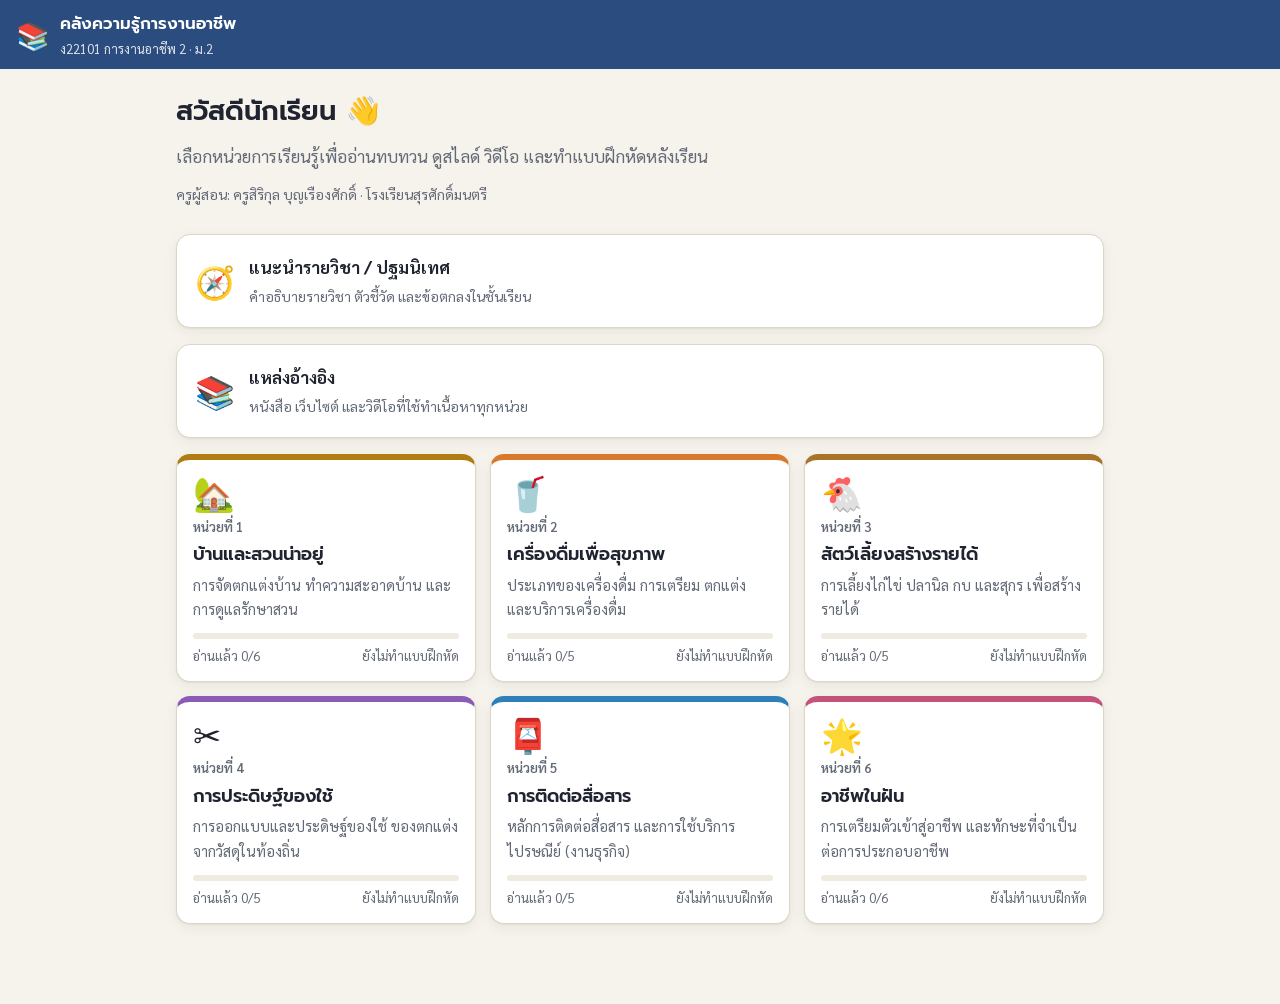
<file: index.html>
<!DOCTYPE html>
<html lang="th">
<head>
  <meta charset="utf-8">
  <meta name="viewport" content="width=device-width, initial-scale=1, viewport-fit=cover">
  <meta name="theme-color" content="#2b4c7e">
  <title>คลังความรู้การงานอาชีพ</title>
  <link rel="preconnect" href="https://fonts.googleapis.com">
  <link rel="preconnect" href="https://fonts.gstatic.com" crossorigin>
  <!-- non-blocking: offline devices fall back to system Thai fonts instead of waiting -->
  <link href="https://fonts.googleapis.com/css2?family=Sarabun:wght@400;600;700&family=Prompt:wght@500;600&display=swap" rel="stylesheet" media="print" onload="this.media='all'">
  <!-- always load the newest app.css / content.js / app.js after an upload (no stale browser cache) -->
  <script>window.__V = /^https?:/.test(location.protocol) ? '?v=' + Date.now() : '';
    document.write('<link rel="stylesheet" href="app.css' + window.__V + '">');</script>
  <noscript><link rel="stylesheet" href="app.css"></noscript>
</head>
<body>
  <header class="topbar">
    <button class="icon-btn" id="backBtn" aria-label="ย้อนกลับ" hidden>&#8249;</button>
    <a href="#/" class="brand" id="brand">
      <span class="brand-logo" id="brandLogo" aria-hidden="true">📚</span>
      <span class="brand-text">
        <strong id="brandName">คลังความรู้การงานอาชีพ</strong>
        <small id="brandSub"></small>
      </span>
    </a>
  </header>
  <div id="draftBanner" class="draft-banner" hidden>
    กำลังแสดง <b>ฉบับร่างของครู</b> (เห็นเฉพาะเครื่องนี้) · <a href="#/teacher">ไปหน้าครู</a>
  </div>
  <main id="app" tabindex="-1"></main>
  <div id="modal" class="modal" hidden></div>
  <div id="toast" class="toast" hidden></div>

  <script>document.write('<script src="content.js' + window.__V + '"><\/script><script src="app.js' + window.__V + '"><\/script>');</script>
</body>
</html>
</file>
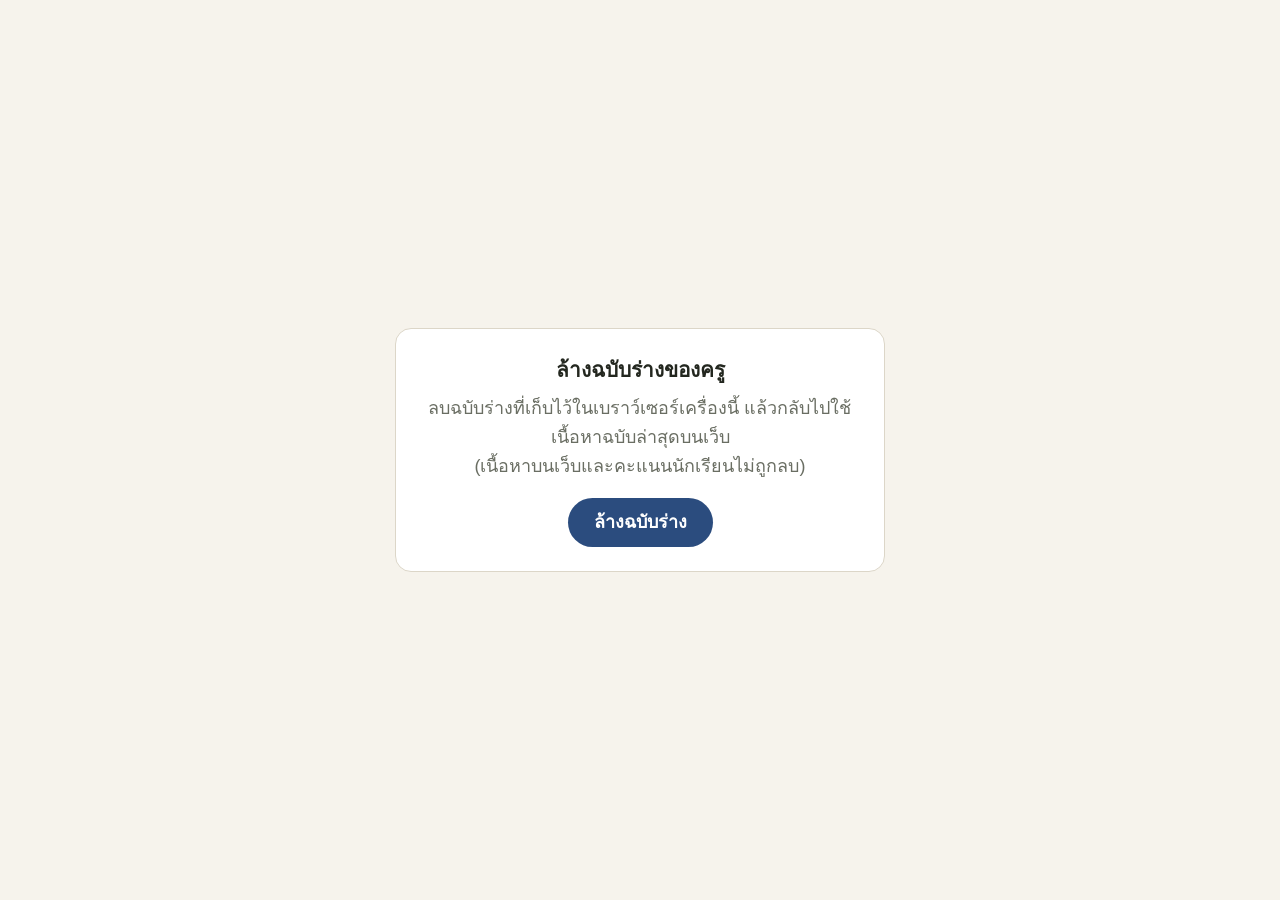
<file: reset.html>
<!DOCTYPE html>
<html lang="th">
<head>
  <meta charset="utf-8">
  <meta name="viewport" content="width=device-width, initial-scale=1">
  <title>ล้างฉบับร่างของครู</title>
  <style>
    :root { --bg: #f6f3ec; --card: #fff; --text: #23271f; --muted: #6a6e63; --primary: #2b4c7e; --line: #dcd6c8; }
    @media (prefers-color-scheme: dark) { :root { --bg: #16181d; --card: #1f2229; --text: #ecebe4; --muted: #a3a69a; --primary: #8fb3e8; --line: #363b45; --ink: #0f1c30; } }
    body { margin: 0; min-height: 100vh; display: grid; place-items: center; padding: 16px; box-sizing: border-box;
      background: var(--bg); color: var(--text); font: 18px/1.6 "Sarabun", "Leelawadee UI", Tahoma, sans-serif; }
    .card { background: var(--card); border: 1px solid var(--line); border-radius: 16px; padding: 24px; max-width: 440px; width: 100%; text-align: center; }
    h1 { font-size: 1.3rem; margin: 0 0 8px; }
    p { color: var(--muted); margin: 0 0 18px; }
    button, a.btn { display: inline-block; min-height: 48px; padding: 10px 26px; border-radius: 999px; border: 0; background: var(--primary);
      color: var(--ink, #fff); font: inherit; font-weight: 700; cursor: pointer; text-decoration: none; }
    .done { font-size: 2.4rem; }
  </style>
</head>
<body>
  <div class="card" id="box">
    <h1>ล้างฉบับร่างของครู</h1>
    <p>ลบฉบับร่างที่เก็บไว้ในเบราว์เซอร์เครื่องนี้ แล้วกลับไปใช้เนื้อหาฉบับล่าสุดบนเว็บ<br>(เนื้อหาบนเว็บและคะแนนนักเรียนไม่ถูกลบ)</p>
    <button id="go">ล้างฉบับร่าง</button>
  </div>
  <script>
    document.getElementById('go').onclick = function () {
      try { localStorage.removeItem('kk.draft'); } catch (e) {}
      document.getElementById('box').innerHTML =
        '<div class="done">✅</div><h1>ล้างฉบับร่างแล้ว</h1><p>กดปุ่มด้านล่างเพื่อกลับไปที่แอป</p>' +
        '<a class="btn" href="./?v=' + Date.now() + '">กลับไปที่แอป</a>';
    };
  </script>
</body>
</html>
</file>
<file: app.css>
:root {
  --bg: #f6f3ec;
  --surface: #ffffff;
  --surface-2: #efebe1;
  --text: #1f2430;
  --muted: #636a77;
  --line: #dcd6c8;
  --primary: #2b4c7e;
  --primary-ink: #ffffff;
  --primary-soft: #e2e9f4;
  --good: #2563b0;
  --good-soft: #e3edf9;
  --bad: #b3412e;
  --bad-soft: #fbe7e2;
  --warn-soft: #fff3cf;
  --shadow: 0 1px 2px rgba(40, 35, 20, .06), 0 4px 14px rgba(40, 35, 20, .06);
  --radius: 14px;
  --font: "Sarabun", "Leelawadee UI", "Tahoma", system-ui, sans-serif;
  --font-head: "Prompt", "Sarabun", "Leelawadee UI", system-ui, sans-serif;
  color-scheme: light;
}
@media (prefers-color-scheme: dark) {
  :root:not([data-theme="light"]) {
    --bg: #16181d;
    --surface: #1f2229;
    --surface-2: #282c34;
    --text: #e9ebf0;
    --muted: #a1a7b3;
    --line: #363b45;
    --primary: #8fb3e8;
    --primary-ink: #0f1c30;
    --primary-soft: #1f2b3d;
    --good: #8fb3e8;
    --good-soft: #1d2a3d;
    --bad: #f08f7a;
    --bad-soft: #3d241f;
    --warn-soft: #3a3320;
    --shadow: 0 1px 2px rgba(0, 0, 0, .3);
    color-scheme: dark;
  }
}

* { box-sizing: border-box; }
html { -webkit-text-size-adjust: 100%; }
body {
  margin: 0;
  background: var(--bg);
  color: var(--text);
  font: 17px/1.65 var(--font);
  min-height: 100vh;
}
h1, h2, h3 { font-family: var(--font-head); font-weight: 600; line-height: 1.3; margin: 0 0 .5em; }
h1 { font-size: 1.55rem; }
h2 { font-size: 1.25rem; }
h3 { font-size: 1.08rem; }
p { margin: 0 0 .8em; }
a { color: var(--primary); }
img { max-width: 100%; display: block; }
button, input, select, textarea { font: inherit; color: inherit; }

/* ---------- top bar ---------- */
.topbar {
  position: sticky; top: 0; z-index: 20;
  display: flex; align-items: center; gap: 6px;
  padding: 10px 16px; padding-top: max(10px, env(safe-area-inset-top));
  background: var(--primary); color: var(--primary-ink);
}
.brand { display: flex; align-items: center; gap: 10px; color: inherit; text-decoration: none; min-width: 0; user-select: none; -webkit-user-select: none; -webkit-touch-callout: none; }
.brand-logo { font-size: 1.7rem; line-height: 1; }
.brand-text { display: flex; flex-direction: column; min-width: 0; }
.brand-text strong { font-family: var(--font-head); font-weight: 600; font-size: 1.05rem; white-space: nowrap; overflow: hidden; text-overflow: ellipsis; }
.brand-text small { opacity: .85; font-size: .8rem; white-space: nowrap; overflow: hidden; text-overflow: ellipsis; }
.icon-btn { background: none; border: 0; color: inherit; font-size: 2rem; line-height: 1; padding: 0 8px 4px 0; cursor: pointer; }

.draft-banner { background: var(--warn-soft); padding: 8px 16px; font-size: .9rem; text-align: center; }

main { max-width: 960px; margin: 0 auto; padding: 18px 16px 80px; outline: none; }

/* ---------- generic ---------- */
.card { background: var(--surface); border: 1px solid var(--line); border-radius: var(--radius); padding: 18px; box-shadow: var(--shadow); }
.stack > * + * { margin-top: 14px; }
.muted { color: var(--muted); }
.small { font-size: .88rem; }
.row { display: flex; gap: 10px; align-items: center; flex-wrap: wrap; }
.spacer { flex: 1; }
.btn {
  display: inline-flex; align-items: center; justify-content: center; gap: 6px;
  min-height: 44px; padding: 8px 18px; border-radius: 999px;
  border: 1px solid var(--line); background: var(--surface); color: var(--text);
  cursor: pointer; text-decoration: none; font-weight: 600;
}
.btn:hover { border-color: var(--primary); }
.btn.primary { background: var(--primary); border-color: var(--primary); color: var(--primary-ink); }
.btn.danger { color: var(--bad); }
.btn.sm { min-height: 34px; padding: 4px 12px; font-size: .9rem; }
.btn:disabled { opacity: .5; cursor: default; }
.pill { display: inline-block; padding: 2px 10px; border-radius: 999px; background: var(--surface-2); font-size: .82rem; }

/* ---------- home ---------- */
.hero { padding: 6px 0 16px; }
.hero h1 { font-size: 1.7rem; }
.unit-grid { display: grid; grid-template-columns: repeat(auto-fill, minmax(260px, 1fr)); gap: 14px; }
.unit-card {
  position: relative; display: flex; flex-direction: column; gap: 6px;
  background: var(--surface); border: 1px solid var(--line); border-radius: var(--radius);
  padding: 16px 16px 14px; text-decoration: none; color: inherit; box-shadow: var(--shadow);
  border-top: 6px solid var(--unit, var(--primary));
}
.unit-card:hover { transform: translateY(-1px); }
.unit-card .u-icon { font-size: 2.1rem; line-height: 1; }
.unit-card .u-no { font-size: .82rem; color: var(--muted); font-weight: 600; }
.unit-card h2 { font-size: 1.12rem; margin: 0; }
.unit-card p { font-size: .92rem; color: var(--muted); margin: 0; }
.progress { height: 6px; background: var(--surface-2); border-radius: 999px; overflow: hidden; margin-top: 6px; }
.progress > span { display: block; height: 100%; background: var(--unit, var(--primary)); }
.u-meta { display: flex; justify-content: space-between; font-size: .82rem; color: var(--muted); }
.course-link { display: flex; align-items: center; gap: 14px; text-decoration: none; color: inherit; }
.course-link .u-icon { font-size: 2rem; }

/* ---------- unit page ---------- */
.unit-head { display: flex; gap: 14px; align-items: center; margin-bottom: 14px; }
.unit-head .u-icon { font-size: 2.6rem; width: 64px; height: 64px; display: grid; place-items: center; border-radius: 16px; background: color-mix(in srgb, var(--unit) 18%, var(--surface)); flex: none; }
.tabs { display: flex; gap: 6px; overflow-x: auto; padding-bottom: 4px; margin-bottom: 14px; scrollbar-width: none; }
.tabs::-webkit-scrollbar { display: none; }
.tab { flex: none; color: var(--text); text-decoration: none; display: inline-flex; align-items: center; border: 1px solid var(--line); background: var(--surface); border-radius: 999px; padding: 6px 14px; cursor: pointer; font-weight: 600; min-height: 40px; }
.tab[aria-selected="true"] { background: var(--unit, var(--primary)); border-color: var(--unit, var(--primary)); color: #fff; }

.lesson { scroll-margin-top: 80px; }
.lesson .lesson-head { display: flex; gap: 10px; align-items: baseline; justify-content: space-between; }
.lesson .num { color: var(--unit, var(--primary)); font-family: var(--font-head); font-weight: 600; }
.prose h3 { margin-top: 1em; }
.prose ul, .prose ol { padding-left: 1.4em; margin: 0 0 .8em; }
.prose li { margin: .15em 0; }
.prose strong { color: color-mix(in srgb, var(--unit, var(--primary)) 70%, var(--text)); }
.check { display: flex; align-items: center; gap: 8px; font-size: .92rem; cursor: pointer; user-select: none; }
.check input { width: 20px; height: 20px; accent-color: var(--good); }
.objectives { background: color-mix(in srgb, var(--unit) 10%, var(--surface)); border-color: color-mix(in srgb, var(--unit) 30%, var(--line)); }
.objectives ul { margin: 0; padding-left: 1.3em; }

/* slides */
.slide-viewer { background: #111; border-radius: var(--radius); overflow: hidden; position: relative; }
.slide-viewer img { width: 100%; aspect-ratio: 16 / 9; object-fit: contain; background: #111; }
.slide-nav { display: flex; align-items: center; justify-content: space-between; gap: 10px; margin-top: 10px; }
.thumbs { display: grid; grid-template-columns: repeat(auto-fill, minmax(96px, 1fr)); gap: 8px; margin-top: 12px; }
.thumbs button { padding: 0; border: 2px solid transparent; border-radius: 8px; overflow: hidden; cursor: pointer; background: none; }
.thumbs button[aria-current="true"] { border-color: var(--unit, var(--primary)); }
.thumbs img { aspect-ratio: 16 / 9; object-fit: cover; width: 100%; }

/* videos & files */
.media-list { display: grid; grid-template-columns: repeat(auto-fill, minmax(260px, 1fr)); gap: 14px; }
.video-card { padding: 0; overflow: hidden; }
.video-thumb { position: relative; display: block; width: 100%; aspect-ratio: 16 / 9; background: #000; border: 0; padding: 0; cursor: pointer; }
.video-thumb img { width: 100%; height: 100%; object-fit: cover; opacity: .9; }
.video-thumb .play { position: absolute; inset: 0; display: grid; place-items: center; font-size: 3rem; color: #fff; text-shadow: 0 2px 10px rgba(0,0,0,.6); }
.video-card iframe { width: 100%; aspect-ratio: 16 / 9; border: 0; display: block; }
.video-card .cap { padding: 10px 14px 12px; font-weight: 600; font-size: .95rem; }
.file-row { display: flex; align-items: center; gap: 12px; text-decoration: none; color: inherit; }
.file-row .ficon { font-size: 1.8rem; }

/* ---------- quiz ---------- */
.q-card { border-left: 5px solid var(--unit, var(--primary)); }
.q-num { font-size: .85rem; color: var(--muted); font-weight: 600; }
.q-text { font-weight: 600; margin: 4px 0 12px; }
.choices { display: grid; gap: 8px; }
.choice {
  display: flex; gap: 10px; align-items: flex-start; text-align: left;
  border: 1px solid var(--line); border-radius: 12px; padding: 10px 14px; background: var(--surface);
  cursor: pointer; min-height: 44px; width: 100%;
}
.choice .key { flex: none; width: 28px; height: 28px; display: grid; place-items: center; border-radius: 50%; background: var(--surface-2); font-weight: 700; font-size: .9rem; }
.choice[aria-pressed="true"] { border-color: var(--unit, var(--primary)); background: color-mix(in srgb, var(--unit, var(--primary)) 10%, var(--surface)); }
.choice[aria-pressed="true"] .key { background: var(--unit, var(--primary)); color: #fff; }
.choice.correct { border-color: var(--good); background: var(--good-soft); }
.choice.wrong { border-color: var(--bad); background: var(--bad-soft); }
.tf { display: grid; grid-template-columns: 1fr 1fr; gap: 10px; }
.match-row { display: grid; grid-template-columns: 1fr 1.2fr; gap: 10px; align-items: center; padding: 6px 0; border-bottom: 1px dashed var(--line); }
.match-row select { width: 100%; min-height: 44px; border-radius: 10px; border: 1px solid var(--line); background: var(--surface); padding: 6px 10px; }
.match-row.correct select { border-color: var(--good); background: var(--good-soft); }
.match-row.wrong select { border-color: var(--bad); background: var(--bad-soft); }
textarea.answer, .field input, .field select, .field textarea {
  width: 100%; border: 1px solid var(--line); border-radius: 10px; padding: 10px 12px; background: var(--surface);
}
textarea.answer { min-height: 110px; resize: vertical; }
.feedback { margin-top: 12px; padding: 10px 14px; border-radius: 10px; font-size: .95rem; }
.feedback.good { background: var(--good-soft); }
.feedback.bad { background: var(--bad-soft); }
.feedback.info { background: var(--surface-2); }
.quiz-bar { position: sticky; bottom: 0; background: color-mix(in srgb, var(--bg) 92%, transparent); backdrop-filter: blur(6px); padding: 12px 0; margin-top: 16px; display: flex; gap: 10px; align-items: center; }
.result-card { text-align: center; border-top: 8px solid var(--unit, var(--primary)); }
.score-big { font-family: var(--font-head); font-size: 3.2rem; font-weight: 600; line-height: 1.1; color: var(--unit, var(--primary)); }
.result-meta { display: grid; grid-template-columns: auto 1fr; gap: 2px 14px; text-align: left; max-width: 360px; margin: 14px auto; font-size: .95rem; }
.result-meta dt { color: var(--muted); }
.result-meta dd { margin: 0; font-weight: 600; }
.send-status { font-size: .9rem; padding: 6px 12px; border-radius: 999px; display: inline-block; }
.send-status.ok { background: var(--good-soft); }
.send-status.wait { background: var(--warn-soft); }

/* ---------- modal / forms ---------- */
.modal { position: fixed; inset: 0; z-index: 50; background: rgba(0,0,0,.45); display: grid; place-items: center; padding: 16px; }
.modal[hidden] { display: none; }
.modal .card { width: 100%; max-width: 440px; max-height: 90vh; overflow: auto; }
.field { display: block; margin-bottom: 12px; }
.field > span { display: block; font-size: .9rem; font-weight: 600; margin-bottom: 4px; }
.field textarea { min-height: 90px; resize: vertical; font-size: .95rem; }
.field textarea.tall { min-height: 260px; font-family: var(--font); }
.grid2 { display: grid; grid-template-columns: 1fr 1fr; gap: 10px; }
.toast { position: fixed; left: 50%; bottom: 24px; transform: translateX(-50%); z-index: 60; background: var(--text); color: var(--bg); padding: 10px 18px; border-radius: 999px; font-size: .95rem; max-width: calc(100% - 32px); }

/* ---------- teacher ---------- */
.t-section { margin-top: 18px; }
.t-item { border: 1px solid var(--line); border-radius: 12px; padding: 12px; margin-bottom: 10px; background: var(--surface); }
.t-item summary { cursor: pointer; font-weight: 600; }
.t-item[open] summary { margin-bottom: 10px; }
.t-tools { display: flex; gap: 6px; flex-wrap: wrap; margin-top: 8px; }
.t-unit-list { display: grid; gap: 8px; }
.t-unit-row { display: flex; align-items: center; gap: 10px; padding: 10px 12px; border: 1px solid var(--line); border-radius: 12px; background: var(--surface); }
.t-unit-row .u-icon { font-size: 1.5rem; }
.preview-box { border: 1px dashed var(--line); border-radius: 10px; padding: 12px; background: var(--bg); }
.notice { background: var(--warn-soft); border-radius: 12px; padding: 10px 14px; font-size: .93rem; }
.img-list { display: grid; grid-template-columns: repeat(auto-fill, minmax(110px, 1fr)); gap: 8px; }
.img-list figure { margin: 0; position: relative; }
.img-list img { aspect-ratio: 16 / 9; object-fit: cover; border-radius: 6px; width: 100%; background: #222; }
.img-list figcaption { display: flex; gap: 2px; justify-content: center; margin-top: 2px; }
.img-list figcaption button { border: 1px solid var(--line); background: var(--surface); border-radius: 6px; cursor: pointer; padding: 0 6px; font-size: .85rem; }

@media (max-width: 520px) {
  body { font-size: 16px; }
  .hero h1 { font-size: 1.4rem; }
  .grid2 { grid-template-columns: 1fr; }
  .match-row { grid-template-columns: 1fr; gap: 4px; }
  .card { padding: 15px; }
}

/* pictures inside lesson text: ![คำอธิบาย](media/...) */
.md-figs { display: grid; gap: 10px; margin: 10px 0 14px; }
.md-figs.n2 { grid-template-columns: repeat(2, 1fr); }
.md-figs.n3 { grid-template-columns: repeat(3, 1fr); }
@media (max-width: 520px) { .md-figs.n3 { grid-template-columns: repeat(2, 1fr); } }
.md-figs figure { margin: 0; background: #fff; border: 1px solid rgba(0,0,0,.08); border-radius: 10px; overflow: hidden; display: flex; flex-direction: column; }
.md-figs img { display: block; width: 100%; max-height: 340px; object-fit: contain; background: #fff; }
.md-figs figcaption { font-size: .85em; color: #666; padding: 6px 10px; text-align: center; }

/* sources / references */
.sources h2, .sources h3 { margin-top: 0; }
.src-group h4 { margin: 14px 0 6px; font-size: 1rem; }
.src-list { margin: 0; padding-left: 1.4em; }
.src-list li { margin: 0 0 8px; line-height: 1.5; word-break: break-word; }
.src-list a { color: var(--unit, var(--primary)); font-weight: 600; }
</file>
